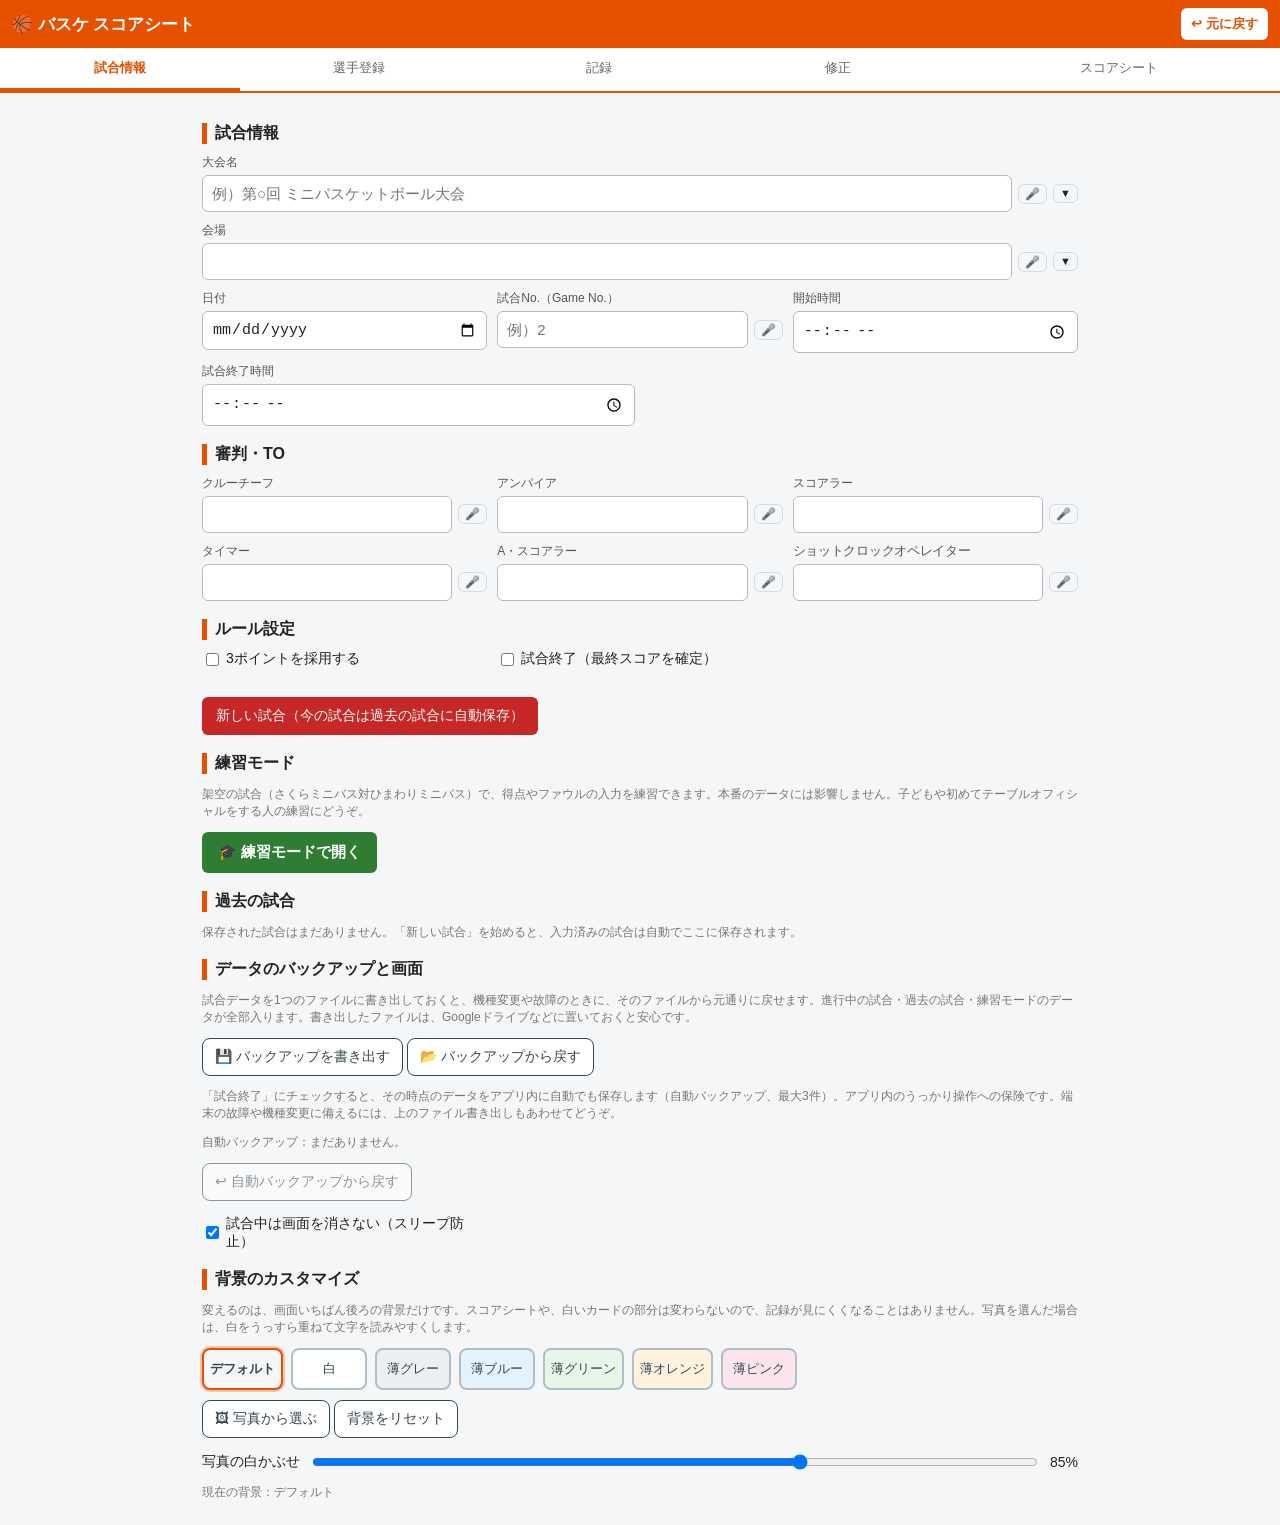
<file: app/src/main/assets/scoresheet/index.html>
<!DOCTYPE html>
<html lang="ja">
<head>
<meta charset="UTF-8">
<meta name="viewport" content="width=device-width, initial-scale=1.0, user-scalable=yes">
<title>バスケ スコアシート</title>
<link rel="stylesheet" href="style.css">
<link rel="stylesheet" href="sheet.css">
<style>
/* 表紙の絵柄ゲート：style.css の読込前に描画されることがあっても、
   選ばれた絵柄以外は絶対に出さない（style.css 側の display 指定と同じ値） */
.cover-art { display: none; }
.cover-a .art-dunk { display: block; }
.cover-b .art-ball { display: block; }
.cover-c .art-court { display: block; }
.cover-d .art-ball-d { display: block; }
.cover-rare .art-tiger { display: block; }
</style>
<script>
/* 起動時のバインダー表紙：絵柄の抽選はファーストペイント前にここで済ませる。
   app.js の binderIntro は window.__coverVariant を使うだけで、抽選は二度しない。
   絵柄: ダンク(a)／ボール(b)／コート(c)／ボール小(d) は「順番ローテーション」で
   必ず一巡する（完全ランダムだと、たまたま同じ絵柄ばかり続くため）。
   レア金(rare) だけは毎回10%の抽選で割り込む。 */
(function () {
  var COVER_QUEUE_KEY = 'minibas-scoresheet-cover-queue-v1';
  var variant;
  if (Math.random() < 0.10) {
    variant = 'rare';
  } else {
    var queue = [];
    try {
      var qRaw = JSON.parse(localStorage.getItem(COVER_QUEUE_KEY) || '[]');
      if (Array.isArray(qRaw)) queue = qRaw.filter(function (v) { return v === 'a' || v === 'b' || v === 'c' || v === 'd'; });
    } catch (e) { queue = []; }
    if (!queue.length) {
      queue = ['a', 'b', 'c', 'd'];
      for (var qi = queue.length - 1; qi > 0; qi--) {
        var qj = Math.floor(Math.random() * (qi + 1));
        var qt = queue[qi]; queue[qi] = queue[qj]; queue[qj] = qt;
      }
    }
    variant = queue.shift();
    try { localStorage.setItem(COVER_QUEUE_KEY, JSON.stringify(queue)); } catch (e) {}
  }
  window.__coverVariant = variant;
})();
</script>
</head>
<body>

<!-- 起動時のバインダー表紙（タップでも開く。app.js の binderIntro が外す）
     表紙の絵柄は起動ごとにランダム（ダンク／ボール／コート／レア金）
     抽選は head 内スクリプトで描画前に済み、下のスクリプトで即座に反映する -->
<div id="binderCover">
<script>if (window.__coverVariant) document.getElementById('binderCover').classList.add('cover-' + window.__coverVariant);</script>
  <div class="binder-wrap">
    <div class="ground-shadow"></div>
    <div class="binder">
      <div class="backboard"></div>
      <div class="pages"></div>
      <div class="binder-face">
  <div class="binder-spine">
    <span class="binder-ring"></span>
    <span class="binder-ring"></span>
    <span class="binder-ring"></span>
    <span class="binder-ring"></span>
  </div>
  <div class="binder-holes">
    <span class="binder-hole"></span>
    <span class="binder-hole"></span>
    <span class="binder-hole"></span>
    <span class="binder-hole"></span>
  </div>
  <img class="cover-art art-dunk" src="cover_dunk.svg" alt="">
  <svg class="cover-art art-ball" viewBox="0 0 200 200" aria-hidden="true">
    <defs><clipPath id="clipBallA"><circle cx="100" cy="100" r="96"/></clipPath></defs>
    <circle cx="100" cy="100" r="96" class="ball-body"/>
    <g clip-path="url(#clipBallA)">
      <path d="M4 100 H196" class="ball-seam"/>
      <path d="M100 4 V196" class="ball-seam"/>
      <path d="M16 40 Q100 98 184 40" class="ball-seam"/>
      <path d="M16 160 Q100 102 184 160" class="ball-seam"/>
      <path d="M40 16 Q98 100 40 184" class="ball-seam"/>
      <path d="M160 16 Q102 100 160 184" class="ball-seam"/>
    </g>
  </svg>
  <svg class="cover-art art-court" viewBox="0 0 300 320" preserveAspectRatio="xMidYMid meet" aria-hidden="true">
    <g stroke="none">
      <rect x="174" y="111" width="116" height="98" fill="rgba(255,255,255,.08)"/>
      <circle cx="174" cy="160" r="36" fill="rgba(255,255,255,.05)"/>
      <path d="M10 124 A36 36 0 0 1 10 196 Z" fill="rgba(255,255,255,.05)"/>
    </g>
    <g fill="none" stroke="rgba(255,255,255,.45)" stroke-width="3.5">
      <rect x="10" y="10" width="280" height="300"/>
      <path d="M10 124 A36 36 0 0 1 10 196"/>
      <circle cx="258" cy="160" r="7"/>
      <rect x="174" y="111" width="116" height="98"/>
      <circle cx="174" cy="160" r="36"/>
      <path d="M258 135 A25 25 0 0 0 258 185"/>
      <path d="M290 28 H230 A135 135 0 0 0 230 292 H290"/>
      <path d="M200 103 V111 M228 103 V111 M256 103 V111 M200 209 V217 M228 209 V217 M256 209 V217"/>
    </g>
    <g stroke="rgba(255,255,255,.45)" stroke-width="6">
      <line x1="266" y1="142" x2="266" y2="178"/>
    </g>
  </svg>
  <svg class="cover-art art-ball-d" viewBox="0 0 200 200" aria-hidden="true">
    <defs><clipPath id="clipBallD"><circle cx="100" cy="98" r="94"/></clipPath></defs>
    <ellipse cx="100" cy="188" rx="72" ry="9" fill="rgba(0,0,0,.45)"/>
    <circle cx="100" cy="98" r="94" class="ball-body"/>
    <g clip-path="url(#clipBallD)">
      <path d="M6 98 H194" class="ball-seam"/>
      <path d="M100 4 V192" class="ball-seam"/>
      <path d="M15 38 Q100 96 185 38" class="ball-seam"/>
      <path d="M15 158 Q100 100 185 158" class="ball-seam"/>
      <path d="M38 15 Q96 98 38 181" class="ball-seam"/>
      <path d="M162 15 Q104 98 162 181" class="ball-seam"/>
    </g>
  </svg>
  <img class="cover-art art-tiger" src="cover_tiger.svg" alt="">
  <div class="binder-main">
    <div class="binder-title">バスケ<br>スコアシート</div>
    <div class="binder-version" id="binderVersion">バージョン 1.65</div>
    <div class="binder-credit">作：バスケおっさん</div>
  </div>
      </div>
    </div>
  </div>
</div>

<header id="appbar" class="noprint">
  <h1>🏀 バスケ スコアシート</h1>
  <div class="appbar-actions">
    <button id="btnUndo" type="button">↩ 元に戻す</button>
  </div>
</header>

<nav id="tabs" class="noprint">
  <button type="button" data-tab="info" class="active">試合情報</button>
  <button type="button" data-tab="roster">選手登録</button>
  <button type="button" data-tab="record">記録</button>
  <button type="button" data-tab="fix">修正</button>
  <button type="button" data-tab="sheet">スコアシート</button>
</nav>

<div id="voiceStatus" class="voice-status noprint" role="status"></div>

<div id="practiceBanner" class="practice-banner noprint" style="display:none">
  <span>🎓 練習モード中（本番のデータには影響しません）</span>
  <button type="button" id="btnExitPractice">本番に戻る</button>
</div>

<div id="voiceToast" class="voice-toast noprint" style="display:none"></div>

<main>
  <!-- ===== 試合情報 ===== -->
  <section id="tab-info" class="tabpage active">
    <h2>試合情報</h2>
    <div class="form-grid info-grid">
      <label class="hist-label span-all">大会名 <span class="input-row"><input type="text" id="gTournament" placeholder="例）第○回 ミニバスケットボール大会"><button type="button" class="mic-btn" title="音声入力">🎤</button><button type="button" class="hist-btn" data-hist-btn="tournament" title="履歴から選ぶ">▼</button></span><div class="hist-list" id="tournamentHist" style="display:none"></div></label>
      <label class="hist-label span-all">会場 <span class="input-row"><input type="text" id="gVenue"><button type="button" class="mic-btn" title="音声入力">🎤</button><button type="button" class="hist-btn" data-hist-btn="venue" title="履歴から選ぶ">▼</button></span><div class="hist-list" id="venueHist" style="display:none"></div></label>
      <label class="cell-2">日付 <input type="date" id="gDate"></label>
      <label class="cell-2">試合No.（Game No.） <span class="input-row"><input type="text" id="gGameNo" placeholder="例）2"><button type="button" class="mic-btn" title="音声入力">🎤</button></span></label>
      <label class="cell-2">開始時間 <input type="time" id="gTime"></label>
      <label class="cell-3">試合終了時間 <input type="time" id="gEndTime"></label>
    </div>
    <h2>審判・TO</h2>
    <div class="form-grid">
      <label>クルーチーフ <span class="input-row"><input type="text" id="gCrewChief"><button type="button" class="mic-btn" title="音声入力">🎤</button></span></label>
      <label>アンパイア <span class="input-row"><input type="text" id="gUmpire"><button type="button" class="mic-btn" title="音声入力">🎤</button></span></label>
      <label>スコアラー <span class="input-row"><input type="text" id="gScorer"><button type="button" class="mic-btn" title="音声入力">🎤</button></span></label>
      <label>タイマー <span class="input-row"><input type="text" id="gTimer"><button type="button" class="mic-btn" title="音声入力">🎤</button></span></label>
      <label>A・スコアラー <span class="input-row"><input type="text" id="gAScorer"><button type="button" class="mic-btn" title="音声入力">🎤</button></span></label>
      <label class="long-label">ショットクロックオペレイター <span class="input-row"><input type="text" id="gShotClock"><button type="button" class="mic-btn" title="音声入力">🎤</button></span></label>
    </div>
    <h2>ルール設定</h2>
    <div class="form-grid checks">
      <label class="check"><input type="checkbox" id="gUse3pt"> 3ポイントを採用する</label>
      <label class="check"><input type="checkbox" id="gFinished"> 試合終了（最終スコアを確定）</label>
    </div>
    <div class="danger-zone">
      <button id="btnNewGame" type="button" class="danger">新しい試合（今の試合は過去の試合に自動保存）</button>
    </div>
    <div id="practiceSection">
      <h2>練習モード</h2>
      <p class="hint">架空の試合（さくらミニバス対ひまわりミニバス）で、得点やファウルの入力を練習できます。本番のデータには影響しません。子どもや初めてテーブルオフィシャルをする人の練習にどうぞ。</p>
      <button id="btnPractice" type="button" class="practice-open">🎓 練習モードで開く</button>
    </div>
    <h2>過去の試合</h2>
    <div id="archiveList"></div>
    <h2>データのバックアップと画面</h2>
    <p class="hint">試合データを1つのファイルに書き出しておくと、機種変更や故障のときに、そのファイルから元通りに戻せます。進行中の試合・過去の試合・練習モードのデータが全部入ります。書き出したファイルは、Googleドライブなどに置いておくと安心です。</p>
    <div>
      <button id="btnBackupExport" type="button" class="btn-line">💾 バックアップを書き出す</button>
      <button id="btnBackupImport" type="button" class="btn-line">📂 バックアップから戻す</button>
    </div>
    <input type="file" id="backupFileInput" accept=".json,application/json" style="display:none">
    <p class="hint">「試合終了」にチェックすると、その時点のデータをアプリ内に自動でも保存します（自動バックアップ、最大3件）。アプリ内のうっかり操作への保険です。端末の故障や機種変更に備えるには、上のファイル書き出しもあわせてどうぞ。</p>
    <p class="hint" id="autoBackupInfo"></p>
    <div>
      <button id="btnAutoBackupRestore" type="button" class="btn-line">↩ 自動バックアップから戻す</button>
    </div>
    <div class="form-grid checks" style="margin-top:14px">
      <label class="check"><input type="checkbox" id="chkKeepScreenOn"> 試合中は画面を消さない（スリープ防止）</label>
    </div>
    <h2>背景のカスタマイズ</h2>
    <p class="hint">変えるのは、画面いちばん後ろの背景だけです。スコアシートや、白いカードの部分は変わらないので、記録が見にくくなることはありません。写真を選んだ場合は、白をうっすら重ねて文字を読みやすくします。</p>
    <div class="bg-swatches" id="bgSwatches">
      <button type="button" class="bg-swatch" data-bg="default" style="background:#f4f6f8">デフォルト</button>
      <button type="button" class="bg-swatch" data-bg="#ffffff" style="background:#ffffff">白</button>
      <button type="button" class="bg-swatch" data-bg="#eceff1" style="background:#eceff1">薄グレー</button>
      <button type="button" class="bg-swatch" data-bg="#e3f2fd" style="background:#e3f2fd">薄ブルー</button>
      <button type="button" class="bg-swatch" data-bg="#e8f5e9" style="background:#e8f5e9">薄グリーン</button>
      <button type="button" class="bg-swatch" data-bg="#fff3e0" style="background:#fff3e0">薄オレンジ</button>
      <button type="button" class="bg-swatch" data-bg="#fce4ec" style="background:#fce4ec">薄ピンク</button>
    </div>
    <div style="margin-top:10px">
      <button id="btnBgPick" type="button" class="btn-line">🖼 写真から選ぶ</button>
      <button id="btnBgReset" type="button" class="btn-line">背景をリセット</button>
    </div>
    <input type="file" id="bgFileInput" accept="image/*" style="display:none">
    <label class="bg-slider">写真の白かぶせ
      <input type="range" id="bgOverlay" min="60" max="97" step="1" value="85">
      <span id="bgOverlayVal">85%</span>
    </label>
    <p class="hint" id="bgStatus"></p>
  </section>

  <!-- ===== 選手登録 ===== -->
  <section id="tab-roster" class="tabpage">
    <p class="hint">選手を登録したら、「記録」タブでクォーターごとに先発の5人を選びます（記録タブでクォーターを切り替えると、そのQの出場が未設定の場合は選択画面が自動で開きます）。</p>
    <div id="rosterEditors"></div>
  </section>

  <!-- ===== 記録 ===== -->
  <section id="tab-record" class="tabpage">
    <div class="voice-bar">
      <button id="btnVoice" type="button" class="voice-mic">🎤 音声入力</button>
      <div class="voice-team">
        <span>対象チーム：</span>
        <button type="button" id="voiceTeamA" class="vt active">A</button>
        <button type="button" id="voiceTeamB" class="vt">B</button>
        <span id="voiceTeamLabel"></span>
      </div>
    </div>
    <p class="hint">音声コマンド例：「4番 2点」「7番 フリースロー」「5番 ファウル 2本」「5番 アンスポ 2本」「5番 テクニカル」「Bチーム」「タイムアウト」。間違えたら「元に戻す」で取り消せます。</p>
    <div class="quarter-bar">
      <span>記録するクォーター：</span>
      <div class="qbtns" id="quarterBtns">
        <button type="button" data-q="1" class="active">Q1</button>
        <button type="button" data-q="2">Q2</button>
        <button type="button" data-q="3">Q3</button>
        <button type="button" data-q="4">Q4</button>
        <button type="button" data-q="OT">OT</button>
      </div>
    </div>
    <div class="tf-bar" id="tfBar"></div>
    <div class="lineup-bar">
      <button id="btnLineup" type="button">🏀 出場メンバーを選ぶ</button>
      <span class="hint">現在のクォーターの先発5人を選ぶ画面を開きます（選び直しもできます）。</span>
    </div>
    <p class="hint">出場ボタンはタップで切り替わります（未出場 → ／先発 → ＼途中出場）。得点した選手は自動で出場扱いになります。</p>
    <div class="rec-switch" id="recSwitch">
      <button type="button" id="recTeamA" class="rec-team active"></button>
      <button type="button" id="recTeamB" class="rec-team"></button>
    </div>
    <div id="recordPanels"></div>
    <div id="recordSheetSide">
      <h3 class="side-title">スコアシート（入力に合わせて自動で反映）</h3>
      <canvas id="sheetPreview" width="2481" height="3509"></canvas>
    </div>
  </section>

  <!-- ===== 記録の修正 ===== -->
  <section id="tab-fix" class="tabpage">
    <h2>記録の修正</h2>
    <p class="hint">これまでの記録の一覧です。行をタップすると、その記録をその場で直接修正できます（選手・点数・ファウルの種別・クォーターの変更と、1件だけの削除）。直すと合計とスコアシートにも反映されます。左端の「≡」を上下にドラッグすると、記録の順番を変えられます。</p>
    <div id="fixList"></div>
  </section>

  <!-- ===== スコアシート ===== -->
  <section id="tab-sheet" class="tabpage">
    <p class="hint">紙のスコアシートと同じレイアウトの画像の上に、記録した内容をそのまま描いたシートです。保存・共有のボタンはシートの下にあります。</p>
    <div class="sheet-zoom noprint">
      <button id="btnZoomOut" type="button">－ 縮小</button>
      <span id="zoomLabel">100%</span>
      <button id="btnZoomIn" type="button">＋ 拡大</button>
      <button id="btnZoomFit" type="button">全体を表示</button>
    </div>
    <div class="sheet-scroll">
      <canvas id="sheetCanvas" width="2481" height="3509"></canvas>
    </div>
    <div class="sheet-actions sheet-actions-bottom noprint">
      <span class="sa-group">
        <button type="button" data-act="saveImage">🖼 画像として保存</button>
        <button type="button" data-act="shareImage">📤 画像を共有</button>
      </span>
      <span class="sa-group">
        <button type="button" data-act="savePdf">📄 PDFで保存</button>
        <button type="button" data-act="sharePdf">📤 PDFを共有</button>
      </span>
    </div>
  </section>
</main>

<!-- 印刷専用ビュー（canvas画像だけをA4いっぱいに配置） -->
<div id="printRoot" aria-hidden="true"><img id="printImg" alt=""></div>

<!-- 名簿の呼び出し -->
<div id="rosterModal" class="modal hidden">
  <div class="modal-box">
    <h3 id="rosterModalTitle">名簿を呼び出す</h3>
    <div id="rosterModalList" class="pick-list"></div>
    <div class="modal-row">
      <button type="button" class="cancel" id="rosterModalCancel">閉じる</button>
    </div>
  </div>
</div>

<!-- 自動バックアップの選択 -->
<div id="abModal" class="modal hidden">
  <div class="modal-box">
    <h3>自動バックアップから戻す</h3>
    <div id="abModalList" class="pick-list"></div>
    <div class="modal-row">
      <button type="button" class="cancel" id="abModalCancel">閉じる</button>
    </div>
  </div>
</div>

<!-- ファウル種別ピッカー -->
<div id="foulModal" class="modal hidden">
  <div class="modal-box">
    <h3 id="foulModalTitle">ファウルの種別</h3>
    <div id="foulTypeBtns" class="foul-types"></div>
    <p id="foulDesc" class="foul-desc"></p>
    <button id="foulCancel" type="button" class="cancel">キャンセル</button>
  </div>
</div>

<!-- タイムアウト経過分ピッカー -->
<div id="toModal" class="modal hidden">
  <div class="modal-box">
    <h3 id="toModalTitle">タイムアウト</h3>
    <div id="toMinuteBtns" class="minute-types"></div>
    <p class="foul-desc">経過分は、クォーターの長さから残り時間の「分」を引いた数字です（6分クォーターで残り2分35秒なら「4分」）。</p>
    <button id="toCancel" type="button" class="cancel">キャンセル</button>
  </div>
</div>

<!-- 記録の修正モーダル -->
<div id="editModal" class="modal hidden">
  <div class="modal-box">
    <h3>記録の修正</h3>
    <p id="editDesc" class="edit-desc"></p>
    <div id="editFields"></div>
    <div class="modal-row">
      <button id="editSave" type="button">保存する</button>
      <button id="editCancel" type="button" class="cancel">キャンセル</button>
    </div>
    <button id="editDelete" type="button" class="delete-btn">この記録を削除</button>
  </div>
</div>

<!-- メンバー表OCR：撮影／写真選択の選択 -->
<div id="ocrSourceModal" class="modal hidden">
  <div class="modal-box">
    <h3 id="ocrSourceTitle">メンバー表を取り込む</h3>
    <p class="hint">メンバー表を撮影するか、写真から選びます。読み取りは端末の中で行われ、写真や名前が外部に送られることはありません。結果は登録前に確認画面で直せます。</p>
    <div class="modal-row">
      <button id="ocrCapture" type="button">📷 撮影する</button>
      <button id="ocrPick" type="button">🖼 写真から選ぶ</button>
    </div>
    <button id="ocrSourceCancel" type="button" class="cancel">キャンセル</button>
  </div>
</div>

<!-- メンバー表OCR：読み取り結果の確認 -->
<div id="ocrModal" class="modal hidden">
  <div class="modal-box ocr-box">
    <h3>読み取り結果の確認</h3>
    <div id="ocrEdit">
    <div class="voice-team ocr-team">
      <span>登録先：</span>
      <button type="button" id="ocrTeamA" class="vt">チームA</button>
      <button type="button" id="ocrTeamB" class="vt">チームB</button>
      <span id="ocrTeamName"></span>
    </div>
    <p class="hint">内容を確認し、間違いはその場で直してください。</p>
    <div class="ocr-head"><span class="c-no">背番号</span><span class="c-name">氏名</span><span class="c-lic">ライセンス下3桁</span><span class="c-del"></span></div>
    <div id="ocrRows"></div>
    <button id="ocrAddRow" type="button" class="ocr-add">＋ 行を追加</button>
    <div id="ocrRawWrap" class="hidden">
      <h4>読み取れなかった行（参考）</h4>
      <div id="ocrRaw" class="ocr-raw"></div>
    </div>
    <div class="modal-row">
      <button id="ocrApply" type="button">この内容で登録する</button>
      <button id="ocrCancel" type="button">やめる</button>
    </div>
    </div>
    <div id="ocrDone" class="hidden">
      <p id="ocrDoneMsg" class="edit-desc"></p>
      <div class="modal-row">
        <button id="ocrGoLineup" type="button">続けてQ1の出場メンバーを選ぶ</button>
        <button id="ocrDoneClose" type="button" class="cancel">閉じる</button>
      </div>
    </div>
  </div>
</div>

<!-- Q開始時：出場メンバー（先発5人）選択 -->
<div id="lineupModal" class="modal hidden">
  <div class="modal-box lineup-box">
    <h3 id="lineupTitle">出場メンバーを選ぶ</h3>
    <div class="voice-team lineup-team">
      <span>チーム：</span>
      <button type="button" id="lineupTeamA" class="vt">チームA</button>
      <button type="button" id="lineupTeamB" class="vt">チームB</button>
      <span id="lineupTeamName"></span>
    </div>
    <p id="lineupInfo" class="hint"></p>
    <div id="lineupPlayers" class="lineup-players"></div>
    <button id="lineupSame" type="button" class="lineup-same">前のQと同じメンバーにする</button>
    <p id="lineupCount" class="lineup-count"></p>
    <div class="modal-row">
      <button id="lineupOk" type="button">確定する</button>
      <button id="lineupCancel" type="button" class="cancel">キャンセル</button>
    </div>
  </div>
</div>

<script src="form_b64_0.js"></script>
<script src="form_b64_1.js"></script>
<script src="form_b64_2.js"></script>
<script src="form_b64_3.js"></script>
<script src="form_b64_4.js"></script>
<script src="form_b64_5.js"></script>
<script src="form_b64_6.js"></script>
<script src="form_b64_7.js"></script>
<script src="form_image.js"></script>
<script src="app.js"></script>
</body>
</html>
</file>
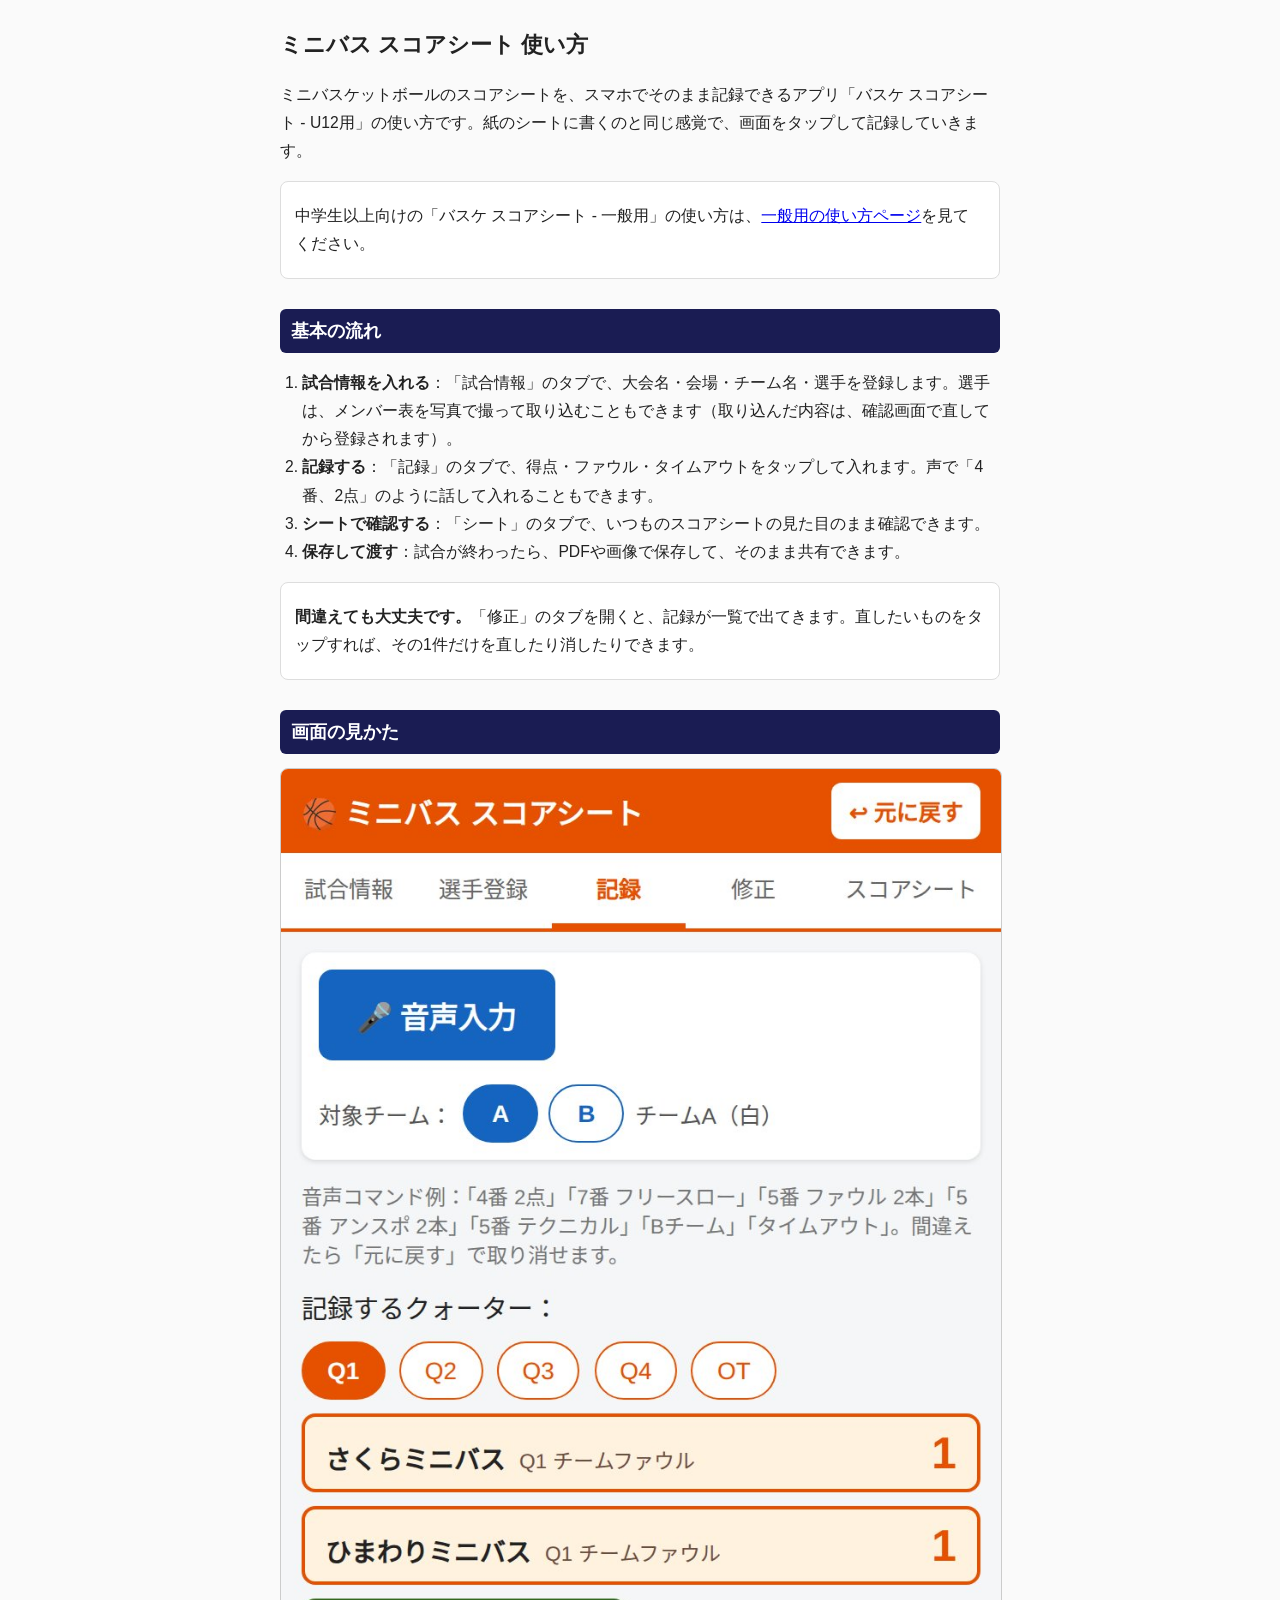
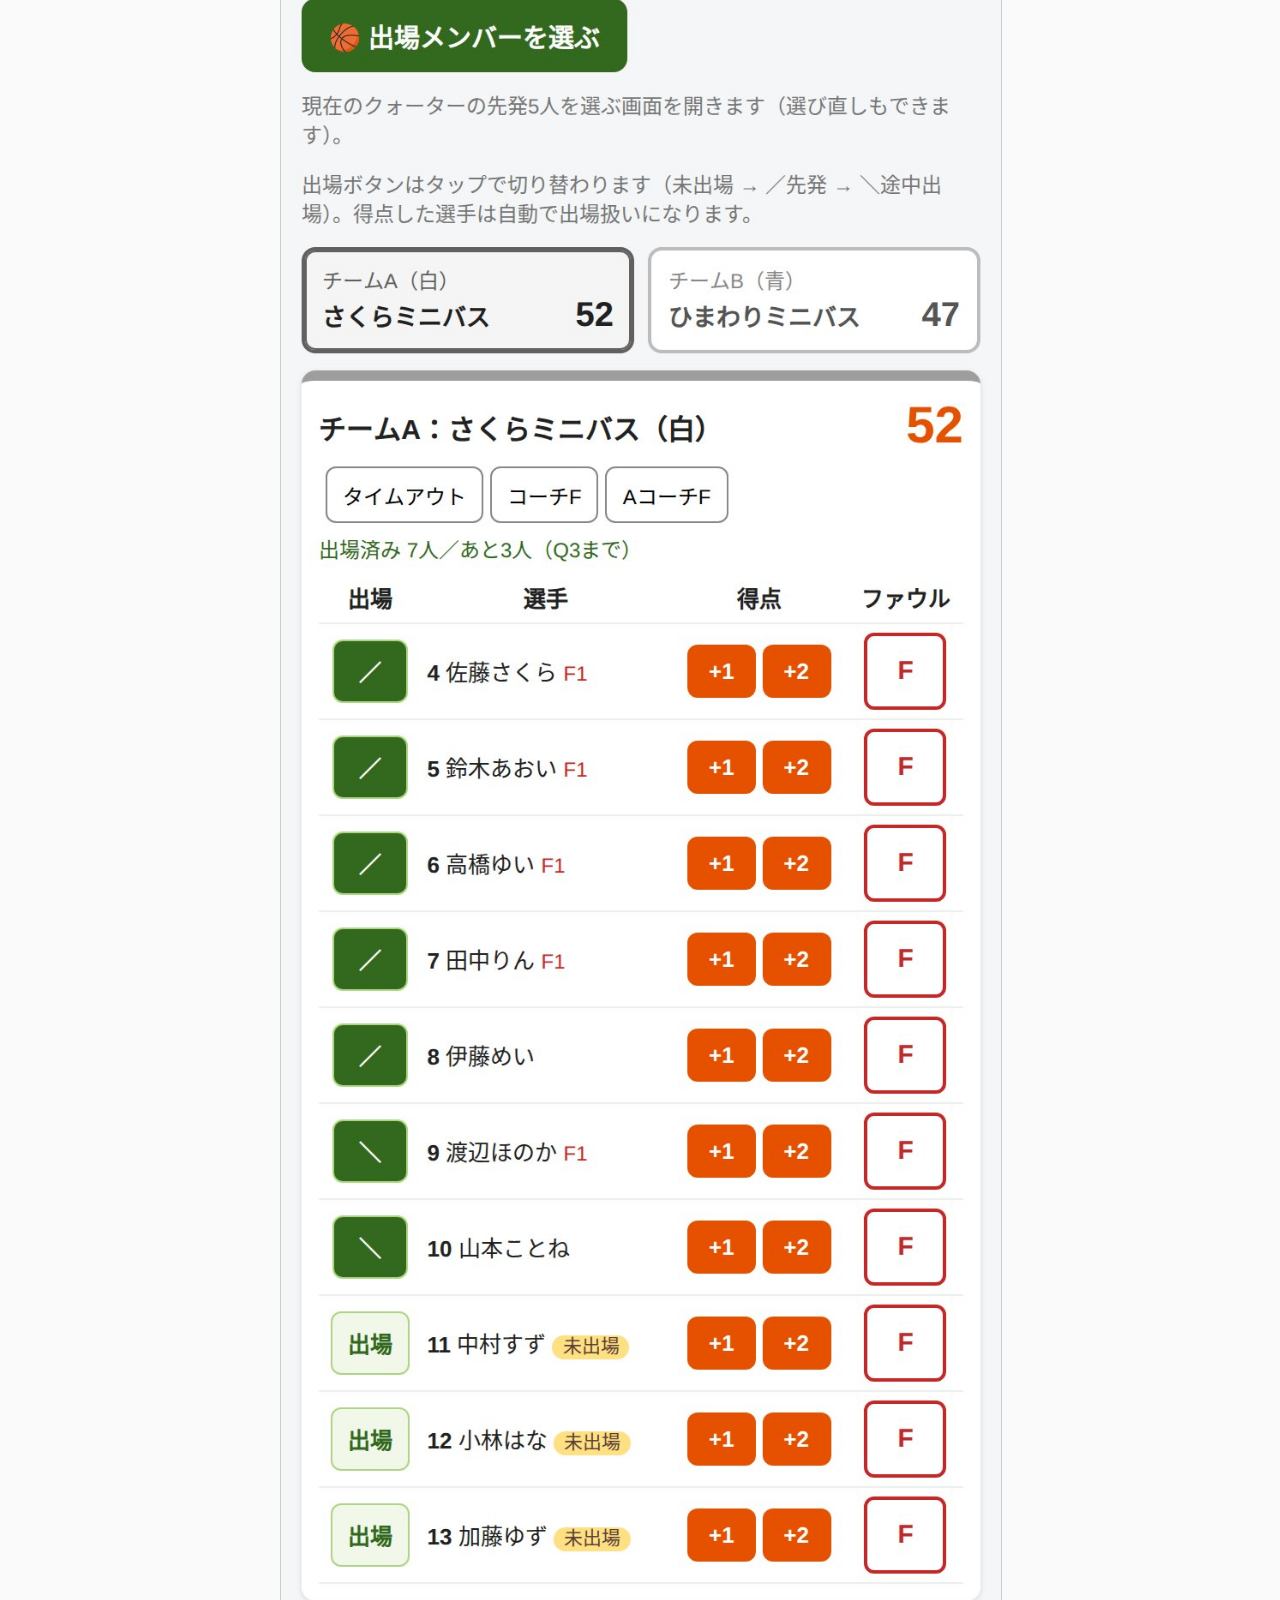
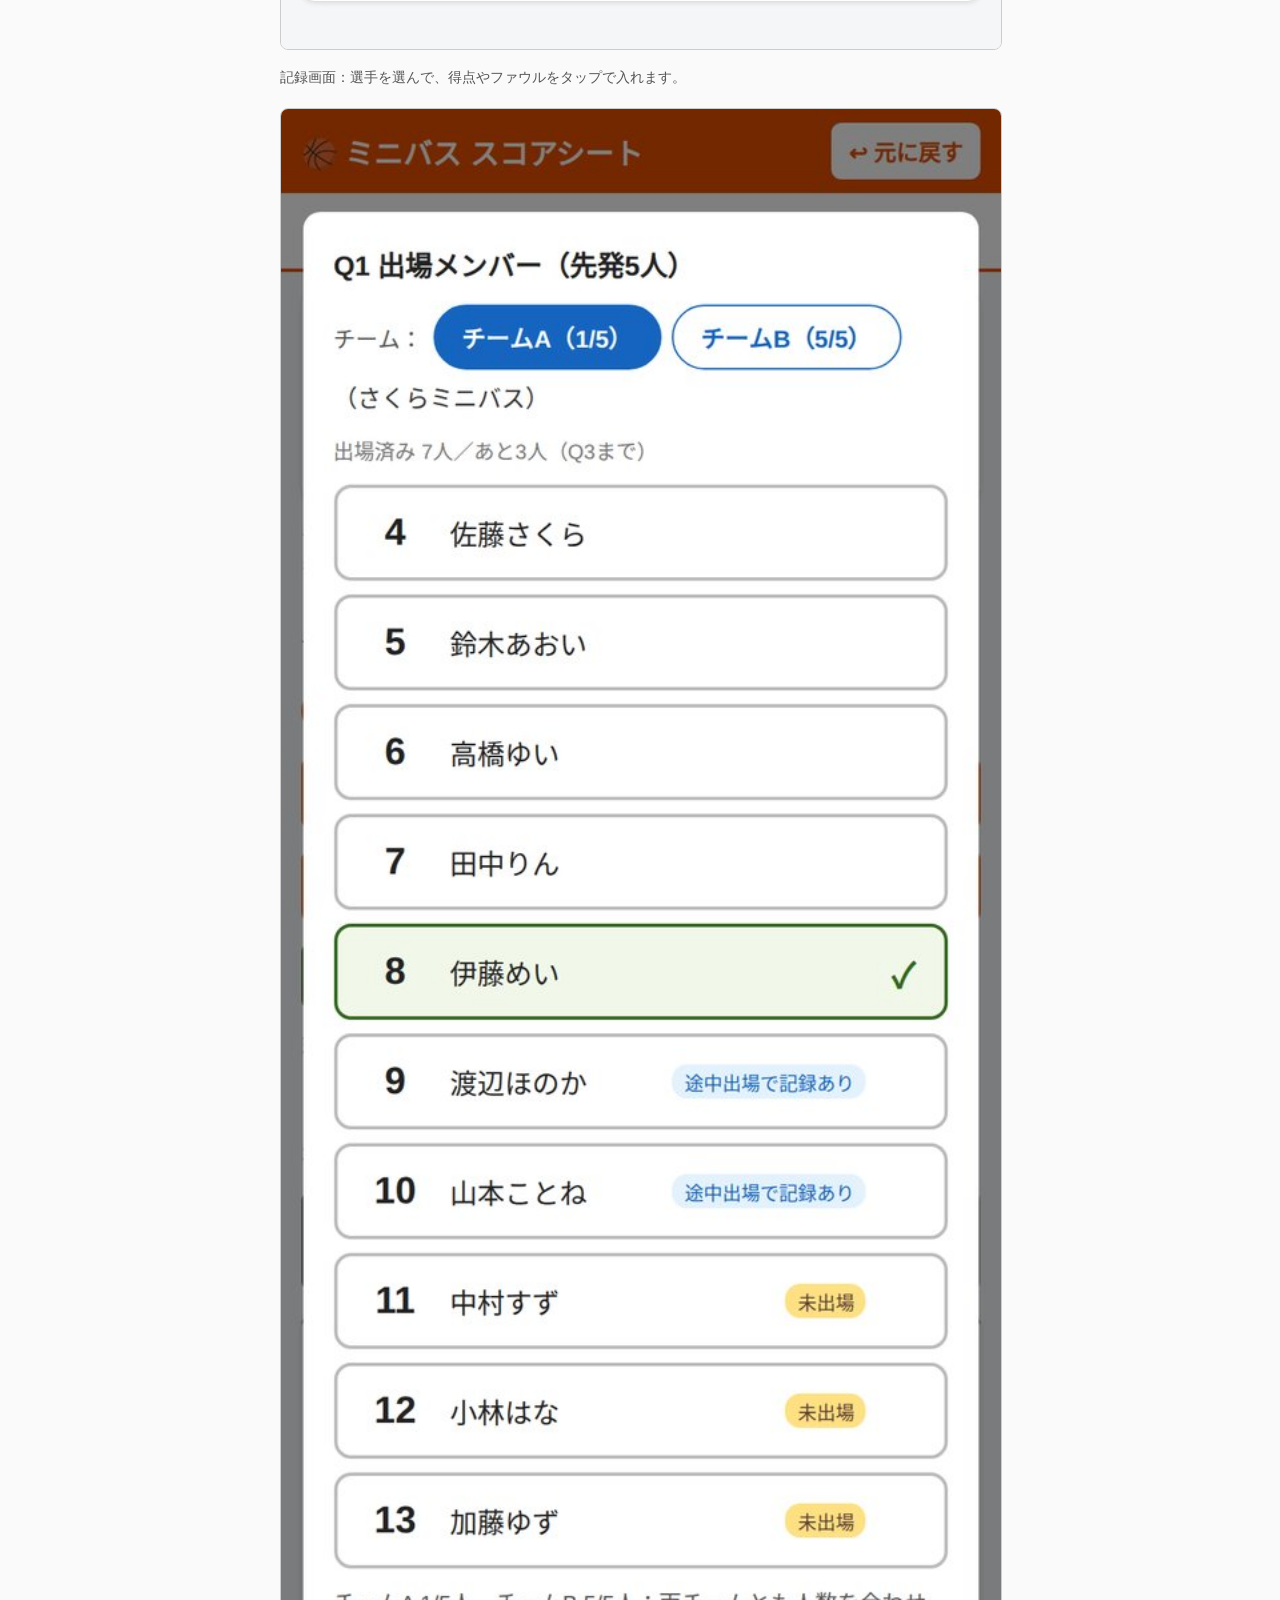
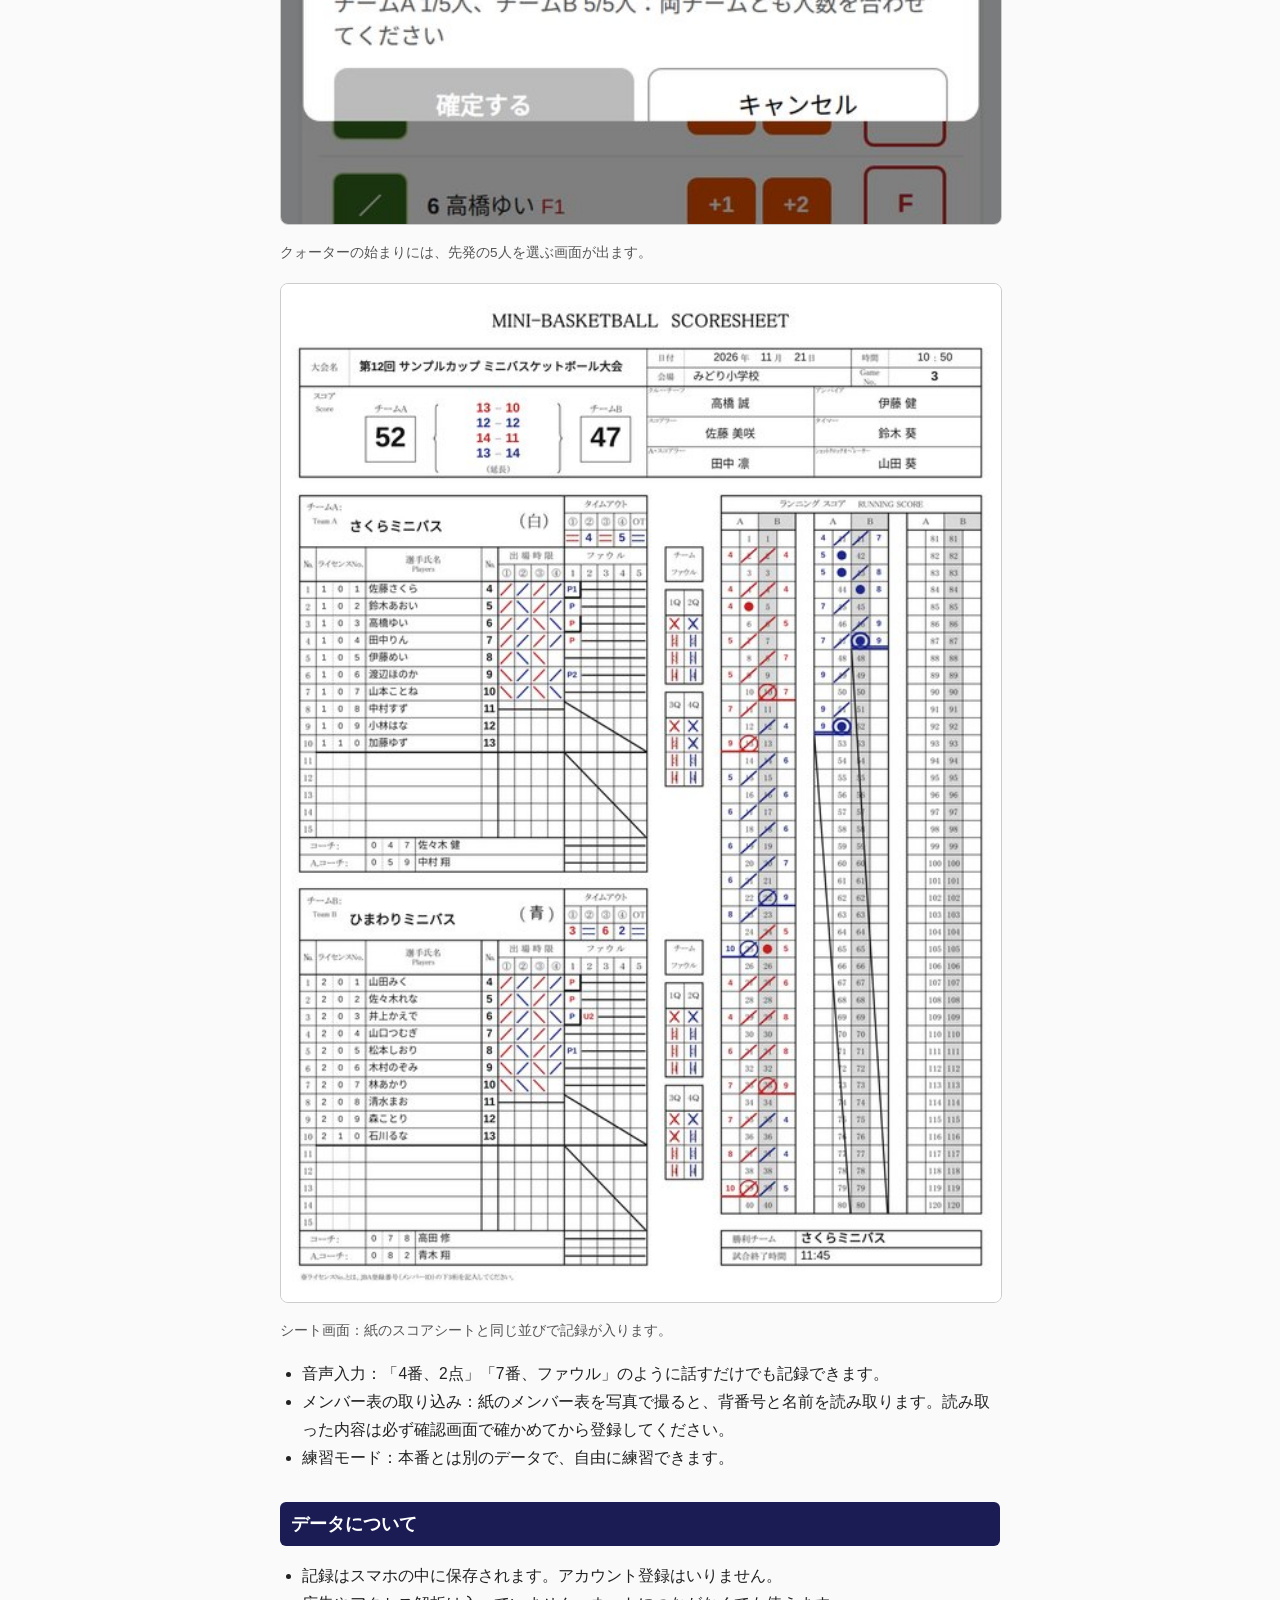
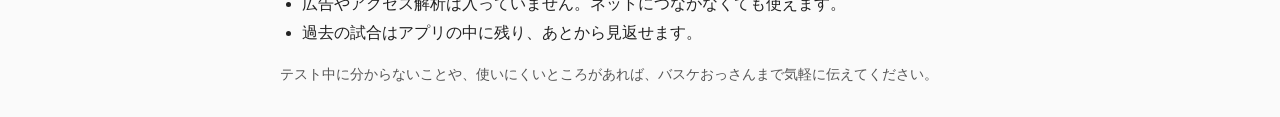
<file: docs/help.html>
<!DOCTYPE html>
<html lang="ja">
<head>
<meta charset="utf-8">
<meta name="viewport" content="width=device-width, initial-scale=1">
<title>ミニバス スコアシート 使い方</title>
<style>
  body { font-family: sans-serif; margin: 0; padding: 16px; line-height: 1.8; color: #222; background: #fafafa; }
  main { max-width: 720px; margin: 0 auto; }
  h1 { font-size: 1.4em; margin: 0.4em 0 0.2em; }
  h2 { font-size: 1.15em; margin: 1.6em 0 0.4em; padding: 0.3em 0.6em; background: #1a1c53; color: #fff; border-radius: 6px; }
  h3 { font-size: 1.05em; margin: 1.2em 0 0.3em; }
  p, li { font-size: 0.98em; }
  img.shot { width: 100%; height: auto; border: 1px solid #ccc; border-radius: 8px; margin: 0.4em 0; }
  .cap { font-size: 0.85em; color: #555; margin: 0 0 0.8em; }
  .box { background: #fff; border: 1px solid #ddd; border-radius: 8px; padding: 4px 14px; margin: 0.8em 0; }
  ol, ul { padding-left: 1.4em; }
  .small { font-size: 0.85em; color: #555; }
</style>
</head>
<body>
<main>
<h1>ミニバス スコアシート 使い方</h1>
<p>ミニバスケットボールのスコアシートを、スマホでそのまま記録できるアプリ「バスケ スコアシート - U12用」の使い方です。紙のシートに書くのと同じ感覚で、画面をタップして記録していきます。</p>
<div class="box">
<p>中学生以上向けの「バスケ スコアシート - 一般用」の使い方は、<a href="https://k3286.github.io/basketball-scoresheet/help.html">一般用の使い方ページ</a>を見てください。</p>
</div>

<h2>基本の流れ</h2>
<ol>
  <li><strong>試合情報を入れる</strong>：「試合情報」のタブで、大会名・会場・チーム名・選手を登録します。選手は、メンバー表を写真で撮って取り込むこともできます（取り込んだ内容は、確認画面で直してから登録されます）。</li>
  <li><strong>記録する</strong>：「記録」のタブで、得点・ファウル・タイムアウトをタップして入れます。声で「4番、2点」のように話して入れることもできます。</li>
  <li><strong>シートで確認する</strong>：「シート」のタブで、いつものスコアシートの見た目のまま確認できます。</li>
  <li><strong>保存して渡す</strong>：試合が終わったら、PDFや画像で保存して、そのまま共有できます。</li>
</ol>
<div class="box">
<p><strong>間違えても大丈夫です。</strong>「修正」のタブを開くと、記録が一覧で出てきます。直したいものをタップすれば、その1件だけを直したり消したりできます。</p>
</div>

<h2>画面の見かた</h2>
<img class="shot" src="images/help/mini-record.jpg" alt="ミニバス用アプリの記録画面">
<p class="cap">記録画面：選手を選んで、得点やファウルをタップで入れます。</p>
<img class="shot" src="images/help/mini-lineup.jpg" alt="ミニバス用アプリの先発選択画面">
<p class="cap">クォーターの始まりには、先発の5人を選ぶ画面が出ます。</p>
<img class="shot" src="images/help/mini-sheet.jpg" alt="ミニバス用アプリのシート画面">
<p class="cap">シート画面：紙のスコアシートと同じ並びで記録が入ります。</p>
<ul>
  <li>音声入力：「4番、2点」「7番、ファウル」のように話すだけでも記録できます。</li>
  <li>メンバー表の取り込み：紙のメンバー表を写真で撮ると、背番号と名前を読み取ります。読み取った内容は必ず確認画面で確かめてから登録してください。</li>
  <li>練習モード：本番とは別のデータで、自由に練習できます。</li>
</ul>

<h2>データについて</h2>
<ul>
  <li>記録はスマホの中に保存されます。アカウント登録はいりません。</li>
  <li>広告やアクセス解析は入っていません。ネットにつながなくても使えます。</li>
  <li>過去の試合はアプリの中に残り、あとから見返せます。</li>
</ul>

<p class="small">テスト中に分からないことや、使いにくいところがあれば、バスケおっさんまで気軽に伝えてください。</p>
</main>
</body>
</html>
</file>
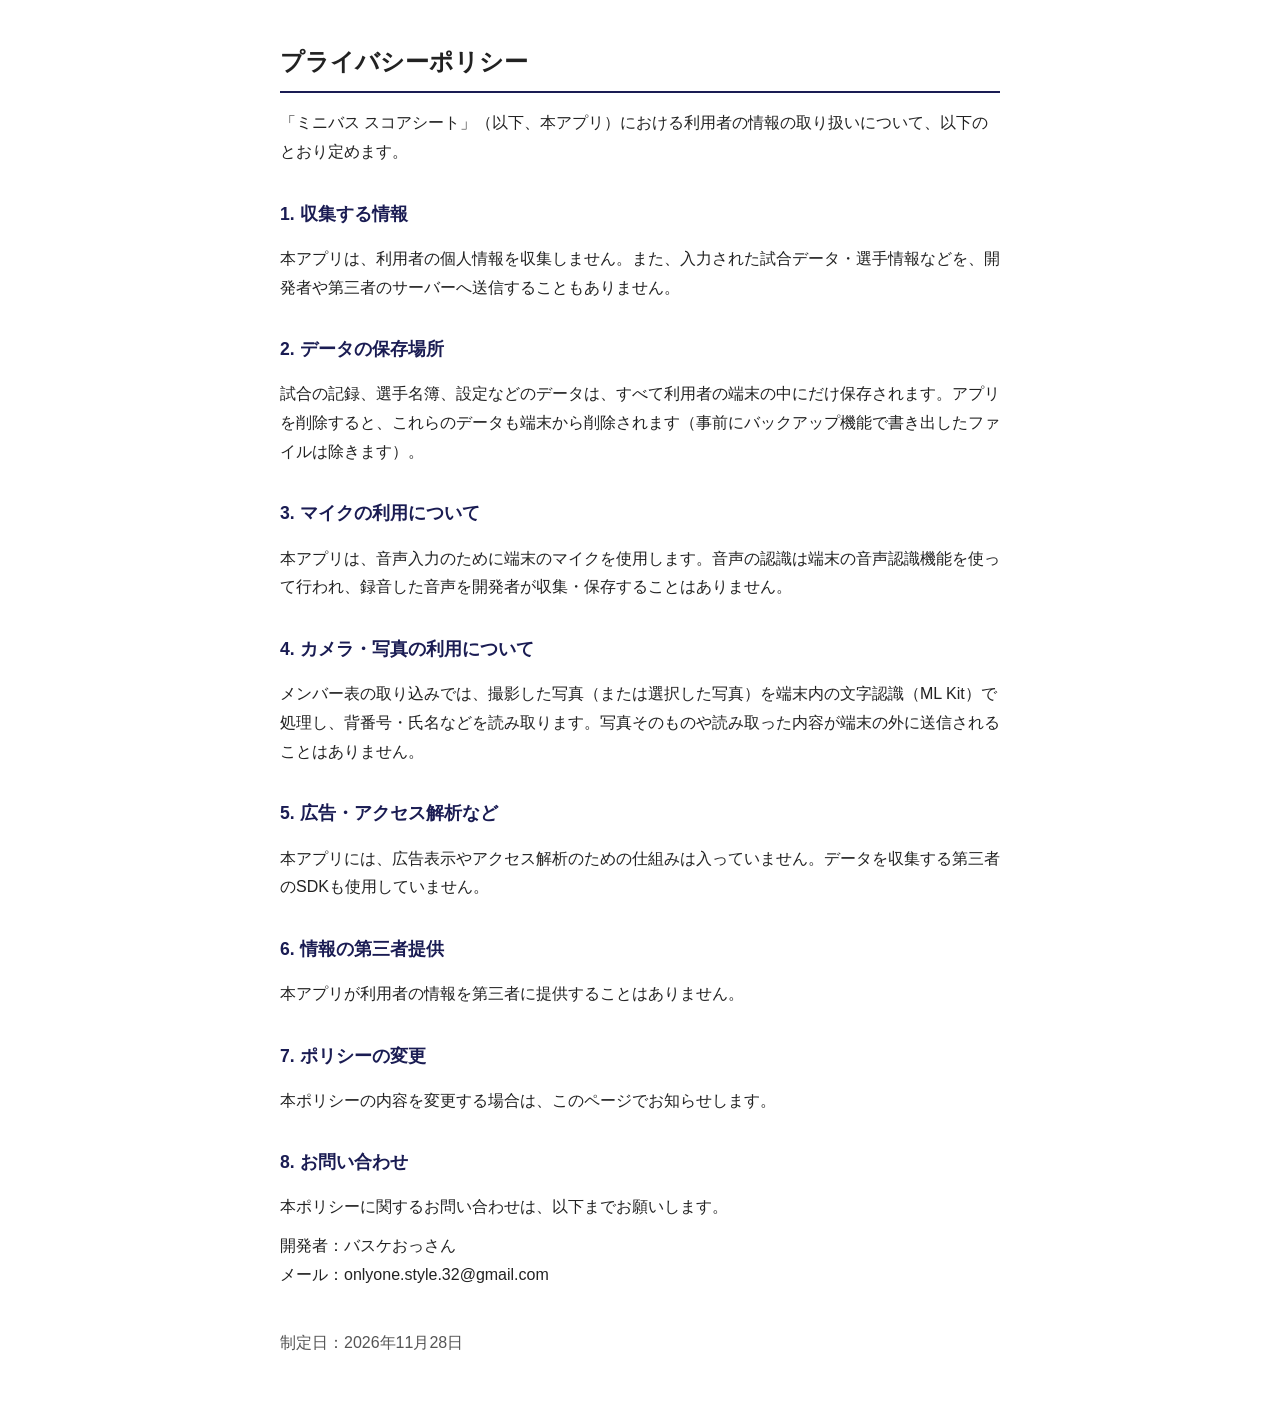
<file: docs/privacy-policy.html>
<!DOCTYPE html>
<html lang="ja">
<head>
<meta charset="utf-8">
<meta name="viewport" content="width=device-width, initial-scale=1">
<title>プライバシーポリシー | ミニバス スコアシート</title>
<style>
  body { font-family: sans-serif; line-height: 1.8; color: #222; max-width: 720px; margin: 0 auto; padding: 24px 16px 48px; }
  h1 { font-size: 1.5em; border-bottom: 2px solid #1A1C53; padding-bottom: 8px; }
  h2 { font-size: 1.1em; margin-top: 1.8em; color: #1A1C53; }
  p { margin: 0.6em 0; }
  .date { margin-top: 2.5em; color: #555; }
</style>
</head>
<body>
<h1>プライバシーポリシー</h1>
<p>「ミニバス スコアシート」（以下、本アプリ）における利用者の情報の取り扱いについて、以下のとおり定めます。</p>

<h2>1. 収集する情報</h2>
<p>本アプリは、利用者の個人情報を収集しません。また、入力された試合データ・選手情報などを、開発者や第三者のサーバーへ送信することもありません。</p>

<h2>2. データの保存場所</h2>
<p>試合の記録、選手名簿、設定などのデータは、すべて利用者の端末の中にだけ保存されます。アプリを削除すると、これらのデータも端末から削除されます（事前にバックアップ機能で書き出したファイルは除きます）。</p>

<h2>3. マイクの利用について</h2>
<p>本アプリは、音声入力のために端末のマイクを使用します。音声の認識は端末の音声認識機能を使って行われ、録音した音声を開発者が収集・保存することはありません。</p>

<h2>4. カメラ・写真の利用について</h2>
<p>メンバー表の取り込みでは、撮影した写真（または選択した写真）を端末内の文字認識（ML Kit）で処理し、背番号・氏名などを読み取ります。写真そのものや読み取った内容が端末の外に送信されることはありません。</p>

<h2>5. 広告・アクセス解析など</h2>
<p>本アプリには、広告表示やアクセス解析のための仕組みは入っていません。データを収集する第三者のSDKも使用していません。</p>

<h2>6. 情報の第三者提供</h2>
<p>本アプリが利用者の情報を第三者に提供することはありません。</p>

<h2>7. ポリシーの変更</h2>
<p>本ポリシーの内容を変更する場合は、このページでお知らせします。</p>

<h2>8. お問い合わせ</h2>
<p>本ポリシーに関するお問い合わせは、以下までお願いします。</p>
<p>開発者：バスケおっさん<br>
メール：onlyone.style.32@gmail.com</p>

<p class="date">制定日：2026年11月28日</p>
</body>
</html>
</file>
<file: app/src/main/assets/scoresheet/style.css>
/* 入力 UI 用スタイル（公式シート本体は sheet.css） */
* { box-sizing: border-box; }
body {
  margin: 0;
  font-family: "Hiragino Kaku Gothic ProN", "Noto Sans JP", sans-serif;
  background: #f4f6f8;
  color: #222;
  font-size: 15px;
}
#appbar {
  display: flex; align-items: center; justify-content: space-between;
  background: #e65100; color: #fff; padding: 8px 12px;
  position: sticky; top: 0; z-index: 20;
}
#appbar h1 { font-size: 17px; margin: 0; }
.appbar-actions button {
  background: #fff; color: #e65100; border: none; border-radius: 6px;
  padding: 7px 10px; font-size: 13px; font-weight: bold; margin-left: 6px;
}
#tabs {
  display: flex; background: #fff; border-bottom: 2px solid #e65100;
  position: sticky; top: 45px; z-index: 19;
}
#tabs button {
  flex: 1; padding: 11px 2px; background: none; border: none;
  font-size: 13px; color: #666; border-bottom: 3px solid transparent;
  white-space: nowrap;
}
#tabs button[data-tab="sheet"] { flex: 1.35; }
#tabs button.active { color: #e65100; font-weight: bold; border-bottom-color: #e65100; }
main { padding: 12px; max-width: 900px; margin: 0 auto; }
.tabpage { display: none; }
.tabpage.active { display: block; }
h2 { font-size: 16px; border-left: 5px solid #e65100; padding-left: 8px; margin: 18px 0 10px; }
.form-grid { display: grid; grid-template-columns: repeat(2, minmax(0, 1fr)); gap: 10px; }
.form-grid label { display: flex; flex-direction: column; font-size: 12px; color: #555; gap: 4px; min-width: 0; }
.form-grid input[type="text"], .form-grid input[type="date"], .form-grid input[type="time"] {
  padding: 9px; font-size: 15px; border: 1px solid #bbb; border-radius: 6px; color: #222;
  width: 100%; min-width: 0;
}
.form-grid .input-row { min-width: 0; }
@media (min-width: 700px) {
  .form-grid { grid-template-columns: repeat(3, minmax(0, 1fr)); }
}
.form-grid label.check { flex-direction: row; align-items: center; font-size: 14px; color: #222; }
.danger-zone { margin-top: 28px; }
button.danger { background: #c62828; color: #fff; border: none; padding: 10px 14px; border-radius: 6px; font-size: 14px; }
.hint { font-size: 12px; color: #777; }

/* 選手登録 */
.team-editor { background: #fff; border-radius: 8px; padding: 12px; margin-bottom: 16px; box-shadow: 0 1px 3px rgba(0,0,0,.12); }
/* 記録タブのパネルと同じ色分け（A=白系グレー、B=青）で画面間の見分けを揃える */
.team-editor-a { border-top: 6px solid #9e9e9e; }
.team-editor-b { border-top: 6px solid #1565c0; background: #e9f2fd; }
.team-editor h3 { margin: 0 0 10px; font-size: 16px; }
.team-editor .row { display: flex; gap: 8px; margin-bottom: 8px; flex-wrap: wrap; }
.team-editor input { padding: 8px; border: 1px solid #bbb; border-radius: 6px; font-size: 14px; }
.team-editor .tname { flex: 2; min-width: 140px; }
.team-editor .tcolor { flex: 1; min-width: 80px; }
table.roster { width: 100%; border-collapse: collapse; }
table.roster th, table.roster td { border: 1px solid #ddd; padding: 5px 3px; font-size: 13px; text-align: center; }
table.roster input { width: 100%; border: none; padding: 10px 4px; font-size: 16px; background: transparent; }
table.roster input.no { text-align: center; }
table.roster input.lic { text-align: center; }
.coach-rows { margin-top: 8px; display: grid; gap: 6px; }
.coach-rows .row label { font-size: 12px; color: #555; display: flex; align-items: center; gap: 6px; flex-wrap: wrap; }

/* 記録 */
.quarter-bar { display: flex; align-items: center; gap: 10px; flex-wrap: wrap; margin-bottom: 6px; }
.qbtns button {
  padding: 8px 14px; border: 1px solid #e65100; background: #fff; color: #e65100;
  border-radius: 20px; font-size: 14px; margin-right: 4px;
}
.qbtns button.active { background: #e65100; color: #fff; font-weight: bold; }
.team-panel { background: #fff; border-radius: 8px; padding: 10px; margin-bottom: 16px; box-shadow: 0 1px 3px rgba(0,0,0,.12); }
.team-panel.panel-a { background: #ffffff; border-top: 6px solid #9e9e9e; }
.team-panel.panel-b { background: #e9f2fd; border-top: 6px solid #1565c0; }
.team-panel header { display: flex; align-items: center; justify-content: space-between; flex-wrap: wrap; gap: 6px; }
.team-panel h3 { margin: 0; font-size: 16px; }
.team-panel .score-now { font-size: 30px; font-weight: bold; color: #e65100; }
.team-panel.panel-b .score-now { color: #1565c0; }
.team-panel .panel-btns button {
  border: 1px solid #888; background: #fff; border-radius: 6px; padding: 7px 9px; font-size: 12px; margin-left: 4px;
}
.to-chips { font-size: 12px; color: #555; margin: 6px 0; }
.to-chips .chip { background: #eef; border-radius: 10px; padding: 2px 8px; margin-right: 4px; display: inline-block; }
.to-chips .chip b { color: #c62828; margin-left: 3px; }
table.record { width: 100%; border-collapse: collapse; margin-top: 6px; }
table.record th, table.record td { border-bottom: 1px solid #eee; padding: 5px 3px; font-size: 13px; text-align: center; }
table.record td.pname { text-align: left; }
table.record .pno { font-weight: bold; }
table.record button {
  border: none; border-radius: 6px; padding: 8px 9px; font-size: 13px; font-weight: bold;
  background: #e3f2fd; color: #1565c0; white-space: nowrap;
}
table.record td:nth-child(3) { white-space: nowrap; }
table.record button.pts { background: #e65100; color: #fff; min-width: 34px; padding: 8px 5px; }
table.record button.foul { background: #fff; color: #c62828; border: 2px solid #c62828; min-width: 44px; padding: 12px 7px; font-size: 15px; }
table.record button.play { background: #f1f8e9; color: #33691e; border: 1px solid #aed581; min-width: 56px; padding: 8px 6px; }
table.record button.play.on { background: #33691e; color: #fff; }
table.record .foulcount { color: #c62828; font-size: 12px; }
table.record tr.out { opacity: .45; }
table.record tr.warn4 { background: #fff3e0; }
.foulwarn { background: #ef6c00; color: #fff; border-radius: 8px; padding: 1px 7px; font-size: 12px; font-weight: bold; white-space: nowrap; }

/* れんしゅうモード */
.practice-banner {
  background: #2e7d32; color: #fff; padding: 10px 12px; font-size: 14px; font-weight: bold;
  display: flex; justify-content: space-between; align-items: center; gap: 8px;
}
.practice-banner button {
  background: #fff; color: #2e7d32; border: none; border-radius: 6px;
  padding: 7px 10px; font-weight: bold; font-size: 13px; white-space: nowrap;
}
button.practice-open {
  background: #2e7d32; color: #fff; border: none; padding: 11px 16px;
  border-radius: 6px; font-size: 15px; font-weight: bold;
}

/* 音声入力の結果を大きく一瞬表示 */
.voice-toast {
  position: fixed; top: 108px; left: 50%; transform: translateX(-50%);
  background: rgba(20,20,20,.92); color: #fff; font-size: 22px; font-weight: bold;
  padding: 14px 22px; border-radius: 12px; z-index: 60; max-width: 92vw;
  text-align: center; box-shadow: 0 4px 16px rgba(0,0,0,.3); pointer-events: none;
}

/* 過去の試合 */
.archive-item {
  display: flex; justify-content: space-between; align-items: center; gap: 8px;
  background: #fff; border-radius: 8px; padding: 10px 12px; margin-bottom: 8px;
  box-shadow: 0 1px 3px rgba(0,0,0,.12); font-size: 14px;
}
.archive-item .archive-btns { white-space: nowrap; }
.archive-item .archive-btns button {
  border: 1px solid #888; background: #fff; border-radius: 6px;
  padding: 7px 10px; font-size: 13px; margin-left: 4px;
}

/* モーダル */
.modal { position: fixed; inset: 0; background: rgba(0,0,0,.5); display: flex; align-items: center; justify-content: center; z-index: 50; }
.modal.hidden { display: none; }
.modal-box { background: #fff; border-radius: 10px; padding: 18px; width: 88%; max-width: 360px; }
.modal-box.team-a { background: #ffffff; border-top: 6px solid #9e9e9e; }
.modal-box.team-b { background: #e9f2fd; border-top: 6px solid #1565c0; }
.modal-box h3 { margin: 0 0 12px; font-size: 16px; }
.foul-types { display: grid; grid-template-columns: repeat(3, 1fr); gap: 8px; margin-bottom: 12px; }
.foul-types button { padding: 12px 4px; font-size: 16px; font-weight: bold; border: 1px solid #c62828; color: #c62828; background: #fff; border-radius: 8px; }
.minute-types { display: grid; grid-template-columns: repeat(3, 1fr); gap: 8px; margin-bottom: 12px; }
.minute-types button { padding: 12px 4px; font-size: 16px; font-weight: bold; border: 1px solid #37474f; color: #37474f; background: #fff; border-radius: 8px; }
.foul-desc { font-size: 12px; color: #666; line-height: 1.7; margin: 2px 0 10px; text-align: left; }
.panel-btns button:disabled { opacity: .55; }
.modal-box .cancel { width: 100%; padding: 10px; border: 1px solid #999; background: #fff; border-radius: 8px; font-size: 14px; }
.modal-box input[type="number"] { width: 100%; padding: 10px; font-size: 17px; border: 1px solid #bbb; border-radius: 6px; margin: 6px 0 12px; }
.modal-row { display: flex; gap: 8px; }
.modal-row button { flex: 1; padding: 11px; border-radius: 8px; font-size: 14px; }
.sheet-actions { margin-bottom: 10px; display: flex; align-items: center; gap: 10px 18px; flex-wrap: wrap; }
.sheet-actions .sa-group { display: inline-flex; gap: 8px; flex-wrap: wrap; }
.sheet-actions-bottom { margin-top: 10px; margin-bottom: 2px; }
.sheet-actions button { background: #e65100; color: #fff; border: none; padding: 11px 16px; border-radius: 8px; font-size: 15px; font-weight: bold; }
.sheet-scroll { overflow: auto; max-height: 78vh; background: #888; padding: 10px; border-radius: 8px; }
.sheet-zoom { display: flex; align-items: center; gap: 8px; margin-bottom: 10px; }
.sheet-zoom button {
  background: #fff; color: #e65100; border: 2px solid #e65100; border-radius: 8px;
  padding: 8px 12px; font-size: 14px; font-weight: bold;
}
.sheet-zoom #zoomLabel { font-weight: bold; min-width: 48px; text-align: center; }

/* 記録タブのチーム切替（選択中のチームだけ表示し、ページの縦の長さを抑える） */
.rec-switch { display: flex; gap: 8px; margin-bottom: 10px; }
.rec-switch .rec-team {
  flex: 1; min-width: 0; padding: 8px 10px; font-size: 14px; font-weight: bold; color: #555;
  background: #fff; border: 2px solid #bdbdbd; border-radius: 8px;
  display: flex; flex-direction: column; gap: 2px; text-align: left;
}
.rec-switch .rt-head { font-size: 12px; font-weight: normal; opacity: .7; }
.rec-switch .rt-main { display: flex; align-items: baseline; gap: 6px; min-width: 0; }
.rec-switch .rt-name { overflow: hidden; text-overflow: ellipsis; white-space: nowrap; }
.rec-switch .rec-team .rec-switch-score { font-size: 20px; margin-left: auto; }
.rec-switch #recTeamA.active { border-color: #616161; background: #f5f5f5; color: #212121; box-shadow: inset 0 0 0 1px #616161; }
.rec-switch #recTeamB.active { border-color: #1565c0; background: #e9f2fd; color: #0d47a1; box-shadow: inset 0 0 0 1px #1565c0; }
.team-panel.panel-hidden { display: none; }

/* タブレット幅：記録タブの横に公式シートを同時表示（スマホ幅では出さない） */
#recordSheetSide { display: none; }
@media (min-width: 820px) {
  #tab-record.active {
    display: grid; grid-template-columns: minmax(0, 2fr) minmax(0, 3fr);
    column-gap: 14px; align-items: start;
  }
  /* タブレットでは両チームをそのまま並べるので、チーム切替ボタンは不要 */
  #recSwitch { display: none; }
  #recordPanels .team-panel.panel-hidden { display: block; }
  #tab-record > *:not(#recordSheetSide) { grid-column: 1; }
  #recordSheetSide {
    display: block; grid-column: 2; grid-row: 6 / span 2;
    /* アプリバー（45px）＋タブ（約48px）の下に張り付くようにする。
       top が小さいとシートの上端（ロゴ部分）がタブの裏に隠れてしまう */
    position: sticky; top: 100px;
  }
  #recordSheetSide .side-title { margin: 2px 0 6px; font-size: 14px; }
  #sheetPreview {
    width: 100%; height: auto; display: block; background: #fff;
    border: 1px solid #bbb; border-radius: 4px;
    /* シート全体が必ず画面に収まるよう、高さを画面内に制限して全体表示する。
       sticky と合わせて、下へスクロールしてもシート全体が常に見える。
       140px は張り付き位置（100px）＋見出し＋下の余白の分 */
    max-height: calc(100vh - 140px); object-fit: contain;
  }
  /* 左列の記録テーブル：見出しとボタンを単語の途中で折り返さない。
     スマホ幅のレイアウトには影響しないよう、このメディアクエリ内だけに絞る */
  #recordPanels table.record th { white-space: nowrap; font-size: 12px; padding: 5px 2px; }
  #recordPanels table.record td { padding: 5px 2px; }
  #recordPanels table.record button { white-space: nowrap; }
  #recordPanels table.record button.play { min-width: 38px; padding: 8px 4px; font-size: 12px; }
  #recordPanels table.record button.pts { min-width: 32px; padding: 8px 4px; font-size: 12px; }
  #recordPanels table.record button.foul { min-width: 40px; padding: 12px 5px; font-size: 14px; }
  /* 得点ボタン（+1/+2/+3）は2段に落とさず1行に並べる */
  #recordPanels table.record td:nth-child(3) { white-space: nowrap; }
}

/* 音声入力 */
.voice-status {
  background: #fff8e1; border-bottom: 1px solid #ffe082; color: #5d4037;
  padding: 8px 12px; font-size: 13px;
}
.voice-status:empty { display: none; }
.voice-bar {
  display: flex; align-items: center; gap: 14px; flex-wrap: wrap;
  background: #fff; border-radius: 8px; padding: 10px; margin-bottom: 8px;
  box-shadow: 0 1px 3px rgba(0,0,0,.12);
}
.voice-mic {
  background: #1565c0; color: #fff; border: none; border-radius: 8px;
  padding: 14px 22px; font-size: 17px; font-weight: bold;
}
.voice-team { display: flex; align-items: center; gap: 6px; font-size: 13px; color: #555; }
.voice-team .vt {
  padding: 8px 16px; border: 1px solid #1565c0; background: #fff; color: #1565c0;
  border-radius: 20px; font-size: 14px; font-weight: bold;
}
.voice-team .vt.active { background: #1565c0; color: #fff; }
.mic-btn {
  background: #f5f7fa; border: 1px solid #cfd8dc; border-radius: 6px;
  padding: 3px 6px; font-size: 12px; line-height: 1; opacity: .85;
}
.input-row { display: flex; gap: 6px; align-items: center; }
.input-row input { flex: 1; min-width: 0; }

/* 記録の修正 */
.fix-item {
  display: flex; align-items: center; gap: 10px; width: 100%; text-align: left;
  background: #fff; border: 1px solid #e0e0e0; border-radius: 8px;
  padding: 11px 12px; margin-bottom: 8px; font-size: 14px; color: #222;
  box-shadow: 0 1px 2px rgba(0,0,0,.06);
}
.fix-item.fix-a { background: #ffffff; border-left: 6px solid #9e9e9e; }
.fix-item.fix-b { background: #e9f2fd; border-left: 6px solid #1565c0; }
.fix-q { color: #fff; font-weight: bold; font-size: 12px; border-radius: 10px; padding: 3px 9px; white-space: nowrap; }
.fix-q.qred { background: rgb(198,30,30); }
.fix-q.qblue { background: rgb(28,38,140); }
.fix-text { flex: 1; }
.fix-arrow { color: #bbb; font-size: 18px; }
.fix-drag { color: #999; font-size: 18px; line-height: 1; padding: 4px 6px 4px 0; cursor: grab; touch-action: none; user-select: none; -webkit-user-select: none; }
.fix-item.dragging { opacity: .7; position: relative; z-index: 5; box-shadow: 0 6px 16px rgba(0,0,0,.28); }
/* 試合情報：大会名・会場は全幅、日付・試合No.・開始時間は3つ並び、終了時間は半幅 */
.form-grid.info-grid { grid-template-columns: repeat(6, minmax(0, 1fr)); }
.info-grid .span-all { grid-column: 1 / -1; }
.info-grid .cell-2 { grid-column: span 2; }
.info-grid .cell-3 { grid-column: span 3; }
.edit-desc { background: #fff8e1; border-radius: 6px; padding: 8px 10px; font-size: 14px; margin: 0 0 12px; }
.modal-box label.flabel { display: block; font-size: 12px; color: #555; margin-bottom: 10px; }
.modal-box select {
  width: 100%; padding: 10px; font-size: 16px; border: 1px solid #bbb;
  border-radius: 6px; margin-top: 4px; background: #fff; color: #222;
}
.modal-row #editSave { background: #e65100; color: #fff; border: none; font-weight: bold; }
.delete-btn {
  width: 100%; margin-top: 10px; padding: 10px; border: 1px solid #c62828;
  color: #c62828; background: #fff; border-radius: 8px; font-size: 14px;
}

/* メンバー表OCR取り込み */
.team-editor .ocr-open {
  background: #1565c0; color: #fff; border: none; border-radius: 8px;
  padding: 10px 14px; font-size: 14px; font-weight: bold;
}
.modal-box.ocr-box { max-width: 560px; width: 94%; max-height: 88vh; overflow-y: auto; }
#ocrRawWrap.hidden { display: none; }
#ocrRawWrap h4 { font-size: 13px; margin: 10px 0 6px; color: #555; }
.ocr-raw {
  background: #f5f5f5; border-radius: 6px; padding: 8px 10px;
  font-size: 12px; color: #666; white-space: pre-wrap; word-break: break-all;
}
.ocr-team { margin-bottom: 8px; }
.ocr-head, .ocr-row { display: flex; gap: 6px; align-items: center; }
.ocr-head { font-size: 11px; color: #777; margin-bottom: 4px; }
.ocr-head .c-no, .ocr-row .o-no { width: 64px; flex: none; text-align: center; }
.ocr-head .c-name, .ocr-row .o-name { flex: 1; min-width: 0; }
.ocr-head .c-lic, .ocr-row .o-lic { width: 92px; flex: none; text-align: center; }
.ocr-head .c-del, .ocr-row .o-del { width: 36px; flex: none; }
.ocr-row { margin-bottom: 6px; }
.ocr-row input { padding: 8px; border: 1px solid #bbb; border-radius: 6px; font-size: 15px; }
.ocr-row .o-del {
  background: #fff; border: 1px solid #c62828; color: #c62828;
  border-radius: 6px; padding: 7px 0; font-size: 14px;
}
.ocr-add {
  width: 100%; padding: 9px; border: 1px dashed #999; background: #fafafa;
  border-radius: 8px; font-size: 14px; color: #555; margin: 2px 0 10px;
}
.modal-row #ocrApply { background: #e65100; color: #fff; border: none; font-weight: bold; }
#ocrSourceModal .cancel { margin-top: 10px; }
#ocrCapture, #ocrPick { border: 1px solid #1565c0; color: #1565c0; background: #fff; font-weight: bold; }
#ocrEdit.hidden, #ocrDone.hidden { display: none; }
.modal-row #ocrGoLineup { background: #33691e; color: #fff; border: none; font-weight: bold; }

/* Q開始時：出場メンバー選択 */
.lineup-bar { display: flex; align-items: center; gap: 10px; flex-wrap: wrap; margin: 8px 0; }
/* チームファウル表示バー（記録タブ） */
.tf-bar { display: flex; gap: 8px; flex-wrap: wrap; margin: 8px 0 2px; }
.tf-chip { flex: 1 1 150px; display: flex; align-items: baseline; gap: 8px; background: #fff3e0; border: 2px solid #e65100; border-radius: 8px; padding: 8px 12px; }
.tf-chip .tf-team { font-weight: bold; font-size: 15px; overflow: hidden; text-overflow: ellipsis; white-space: nowrap; }
.tf-chip .tf-label { color: #6d4c41; font-size: 12px; white-space: nowrap; }
.tf-chip .tf-num { margin-left: auto; font-size: 26px; font-weight: bold; color: #e65100; line-height: 1; }
/* 名簿の保存・呼び出しボタンと選択リスト */
.team-editor .roster-save, .team-editor .roster-load { padding: 9px 12px; border: 1px solid #37474f; color: #37474f; background: #fff; border-radius: 8px; font-size: 14px; margin-right: 8px; }
/* 白枠ボタンの共通スタイル（バックアップ系も同じ見た目に揃える） */
.btn-line { padding: 9px 12px; border: 1px solid #37474f; color: #37474f; background: #fff; border-radius: 8px; font-size: 14px; }
.btn-line:disabled { opacity: .55; }
/* 狭い画面ではルール設定のチェックを縦並びにして、ラベルの中途半端な改行を防ぐ */
@media (max-width: 600px) {
  .form-grid.checks { grid-template-columns: 1fr; }
}
.pick-list { display: flex; flex-direction: column; gap: 8px; margin-bottom: 12px; max-height: 50vh; overflow-y: auto; }
.pick-item { text-align: left; padding: 11px 12px; border: 1px solid #999; background: #fff; border-radius: 8px; font-size: 15px; }
.pick-item .pick-sub { display: block; font-size: 12px; color: #666; margin-top: 2px; }
#btnLineup {
  background: #33691e; color: #fff; border: none; border-radius: 8px;
  padding: 11px 16px; font-size: 15px; font-weight: bold;
}
.modal-box.lineup-box { max-width: 520px; width: 94%; max-height: 88vh; overflow-y: auto; }
.lineup-players { display: grid; gap: 8px; margin: 10px 0; }
.lpick {
  display: flex; align-items: center; gap: 10px; width: 100%; min-height: 56px;
  padding: 10px 12px; border: 2px solid #bbb; background: #fff; border-radius: 10px;
  font-size: 16px; text-align: left; color: #222;
}
.lpick.sel { border-color: #33691e; background: #f1f8e9; }
.lpick.disabled { opacity: .45; }
.lp-no { font-size: 22px; font-weight: bold; min-width: 44px; text-align: center; }
.lp-name { flex: 1; min-width: 0; }
.lp-check { font-size: 20px; color: #33691e; font-weight: bold; min-width: 24px; text-align: center; }
.lp-badge { font-size: 11px; border-radius: 9px; padding: 2px 7px; white-space: nowrap; }
.lp-badge.b-new { background: #ffe082; color: #5d4037; }
.lp-badge.b-sub { background: #e3f2fd; color: #1565c0; }
.lp-badge.b-out { background: #ffcdd2; color: #c62828; }
.lineup-same {
  width: 100%; padding: 10px; border: 1px solid #33691e; color: #33691e;
  background: #fff; border-radius: 8px; font-size: 14px; margin-bottom: 8px;
}
.lineup-same.hidden { display: none; }
/* 先発選択の見出し行：「チーム：」は改行させず、チーム名は独立した行に置く */
.lineup-team { flex-wrap: wrap; }
.lineup-team > span:first-child { white-space: nowrap; }
#lineupTeamName { flex-basis: 100%; font-size: 14px; color: #333; }
/* 長い項目名（ショットクロックオペレイター）は途中で改行させず、少し小さめに1行に収める */
.form-grid label.long-label { white-space: nowrap; font-size: 12.5px; letter-spacing: -0.3px; }
.lineup-count { font-size: 13px; color: #555; margin: 4px 0 10px; }
.modal-row #lineupOk { background: #33691e; color: #fff; border: none; font-weight: bold; }
.modal-row #lineupOk.disabled { background: #bbb; }
.part-status { font-size: 12px; color: #33691e; margin: 2px 0 4px; }
.notyet { background: #ffe082; color: #5d4037; border-radius: 8px; padding: 1px 6px; font-size: 11px; white-space: nowrap; }

@media print {
  /* 印刷するのは #printRoot（canvas画像のみ、A4いっぱい）だけ */
  #appbar, #tabs, main, .modal, .voice-status { display: none !important; }
  body { background: #fff; }
  #printRoot { display: block !important; }
  #printRoot img { width: 100%; height: auto; display: block; }
}

/* 履歴ドロップダウン（試合情報タブ：大会名・会場） */
.form-grid label.hist-label { position: relative; }
.hist-btn {
  background: #f5f7fa; border: 1px solid #cfd8dc; border-radius: 6px;
  padding: 3px 6px; font-size: 11px; line-height: 1; opacity: .85; cursor: pointer;
}
.hist-list {
  position: absolute; top: 100%; left: 0; right: 0; z-index: 60; margin-top: 4px;
  background: #fff; border: 1px solid #90a4ae; border-radius: 8px;
  box-shadow: 0 6px 16px rgba(0, 0, 0, .18);
  max-height: 240px; overflow-y: auto;
}
.hist-item {
  display: block; width: 100%; text-align: left; cursor: pointer;
  background: none; border: none; border-bottom: 1px solid #eceff1;
  padding: 10px 12px; font-size: 14px; color: #222;
}
.hist-item:last-child { border-bottom: none; }
.hist-item:active { background: #eceff1; }

/* 背景のカスタマイズ（試合情報タブ） */
.bg-swatches { display: flex; flex-wrap: wrap; gap: 8px; }
.bg-swatch {
  border: 2px solid #b0bec5; border-radius: 8px; padding: 10px 6px;
  font-size: 13px; color: #37474f; min-width: 76px; cursor: pointer;
}
.bg-swatch.selected { border-color: #e65100; box-shadow: 0 0 0 2px rgba(230,81,0,.30); font-weight: bold; }
.bg-slider { display: flex; align-items: center; gap: 10px; margin-top: 14px; font-size: 14px; }
.bg-slider input[type="range"] { flex: 1; }

/* 起動時のバインダー表紙（絵柄は起動ごとにランダム）
   実物のバインダーらしく、机の上に置いたバインダーを
   紙の束・裏表紙・金属リング・革の質感で立体的に見せる */
#binderCover {
  position: fixed; inset: 0; z-index: 9999;
  display: flex; align-items: center; justify-content: center;
  background: radial-gradient(130% 80% at 50% 22%, #434956, #262a33 58%, #16181e 100%);
  transition: opacity .7s ease-in;
  overflow: hidden;
}
#binderCover.opening { opacity: 0; }
.binder-wrap {
  position: relative;
  width: min(94vw, 560px); height: min(88vh, 780px);
  perspective: 1200px;
}
/* 床に落ちる柔らかい影 */
.ground-shadow {
  position: absolute; left: 2%; right: -9%; bottom: -30px; height: 52px;
  background: radial-gradient(50% 50% at 50% 50%, rgba(0,0,0,.62), rgba(0,0,0,0) 68%);
  filter: blur(7px);
}
.binder {
  position: absolute; inset: 0;
  transform: rotateY(-5deg) rotateX(1.2deg);
  transform-style: preserve-3d;
  transform-origin: left center;
  transition: transform .7s ease-in;
}
#binderCover.opening .binder {
  transform: perspective(1200px) rotateY(-102deg);
}
/* 裏表紙の板（いちばん後ろ） */
.backboard {
  position: absolute; inset: 0;
  transform: translate(13px, 10px);
  border-radius: 12px;
  background: linear-gradient(135deg, #26264e, #101024 70%);
  box-shadow: 3px 3px 4px rgba(0,0,0,.45);
}
#binderCover.cover-rare .backboard {
  background: linear-gradient(135deg, #7a5f16, #42330a 70%);
}
/* 紙の束（小口）：横の縞で1枚ずつの層を表す */
.pages {
  position: absolute; inset: 0;
  transform: translate(8px, 6px);
  border-radius: 10px;
  background: repeating-linear-gradient(0deg,
    #f8f4e9 0px, #f8f4e9 2px, #c9c1ab 3px, #ece6d5 4px);
  box-shadow: inset -3px 0 3px rgba(0,0,0,.18), inset 0 -3px 3px rgba(0,0,0,.12);
}
/* 表紙本体 */
.binder-face {
  position: absolute; inset: 0; display: flex;
  border-radius: 10px; overflow: hidden;
  background: linear-gradient(150deg, #1d1d22, #101014 55%, #17171c);
  box-shadow:
    inset 0 0 0 2px rgba(0,0,0,.55),
    inset 0 0 0 3px rgba(255,255,255,.05),
    inset 0 2px 3px rgba(255,255,255,.10),
    -2px 2px 6px rgba(0,0,0,.35);
}
/* 革の質感（SVGノイズ）＋斜めのツヤ */
.binder-face::before {
  content: ''; position: absolute; inset: 0; z-index: 4; pointer-events: none;
  background:
    linear-gradient(112deg, rgba(255,255,255,.13) 0%, rgba(255,255,255,.03) 30%, transparent 48%),
    radial-gradient(95% 55% at 16% 0%, rgba(255,255,255,.10), transparent 60%),
    url("data:image/svg+xml,%3Csvg xmlns='http://www.w3.org/2000/svg' width='160' height='160'%3E%3Cfilter id='n'%3E%3CfeTurbulence type='fractalNoise' baseFrequency='0.9' numOctaves='2'/%3E%3C/filter%3E%3Crect width='160' height='160' filter='url(%23n)' opacity='0.05'/%3E%3C/svg%3E");
}
#binderCover.cover-c .binder-face { background: linear-gradient(135deg, #262861, #1a1c53 60%, #141539); }
#binderCover.cover-rare .binder-face {
  background-color: #d4af37;
  background-image:
    repeating-linear-gradient(90deg, rgba(120,84,10,.18) 0 2px, transparent 2px 16.66%),
    linear-gradient(140deg, #f3d27a, #d4af37 45%, #a87f1f 82%, #caa437);
}
/* 背表紙：丸みのあるグラデーション＋ヒンジの溝 */
.binder-spine {
  width: 58px; flex: none; position: relative; z-index: 3;
  background: linear-gradient(90deg,
    #060608 0%, #1b1b21 26%, #3a3a44 48%, #23232b 72%, #0a0a0d 100%);
  border-right: 2px solid rgba(0,0,0,.65);
  box-shadow: inset -4px 0 5px rgba(0,0,0,.55), inset 3px 0 4px rgba(0,0,0,.5);
  display: flex; flex-direction: column;
  justify-content: space-evenly; align-items: center;
}
.cover-rare .binder-spine {
  background: linear-gradient(90deg,
    #4a3806 0%, #8a6a1c 26%, #c9a227 48%, #7c5f14 72%, #3d2d04 100%);
  border-right-color: rgba(58,42,0,.6);
}
/* 金属リング：金属グラデーションの輪＋中心の穴 */
.binder-ring {
  width: 30px; height: 30px; border-radius: 50%;
  position: relative;
  background: radial-gradient(circle at 32% 28%,
    #fdfefe, #c6cdd5 38%, #7e868f 62%, #4b5157 82%, #9aa3ab);
  box-shadow: 0 3px 5px rgba(0,0,0,.6), inset 0 0 3px rgba(0,0,0,.45);
}
.binder-ring::after {
  content: ''; position: absolute; inset: 7px; border-radius: 50%;
  background: radial-gradient(circle at 42% 34%, #2e2e34, #0e0e11 72%);
  box-shadow: inset 0 2px 4px rgba(0,0,0,.95), 0 1px 0 rgba(255,255,255,.18);
}
.cover-rare .binder-ring {
  background: radial-gradient(circle at 32% 28%,
    #fffbe8, #ecd27a 38%, #b08d2a 62%, #6e5410 82%, #d9b84a);
}
.cover-rare .binder-ring::after {
  background: radial-gradient(circle at 42% 34%, #4a3806, #241a02 72%);
}
/* 紙側のパンチ穴（リングの付け根） */
.binder-holes {
  position: absolute; left: 66px; top: 0; bottom: 0; z-index: 3;
  display: flex; flex-direction: column;
  justify-content: space-evenly; align-items: center;
}
.binder-hole {
  width: 13px; height: 13px; border-radius: 50%;
  background: radial-gradient(circle at 42% 34%, #000, #1d1d22 76%);
  box-shadow: inset 0 2px 4px rgba(0,0,0,.95), 0 1px 0 rgba(255,255,255,.10);
}
.cover-art { display: none; position: absolute; }
.cover-a .art-dunk {
  display: block;
  height: 23%; width: auto; top: 12%; left: 56%; transform: translateX(-50%);
}
.cover-b .art-ball {
  display: block; width: 300px; height: 300px; right: -120px; bottom: -120px;
}
.cover-b .binder-credit { padding-right: 150px; }
.cover-rare .art-tiger {
  display: block; inset: 0; width: 100%; height: 100%;
}
.cover-rare .binder-main { justify-content: flex-start; padding-top: 10vh; }
.cover-rare .binder-credit {
  color: #f5e9c9; opacity: 1; text-shadow: none;
  left: 50%; right: auto; transform: translateX(-50%);
  width: max-content; padding: 5px 16px; border-radius: 999px;
  background: rgba(24,15,3,.55);
}
.ball-body { fill: #e07b39; stroke: #4a2e1c; stroke-width: 3; }
.ball-seam { fill: none; stroke: #4a2e1c; stroke-width: 4; }
.cover-c .art-court {
  display: block; left: 60px; right: 8px; top: 6%; bottom: 36%;
  width: auto; height: auto;
}
.cover-c .binder-main { justify-content: flex-end; padding-bottom: 9vh; }
.cover-d .art-ball-d {
  display: block; width: 150px; height: 150px; right: 18px; bottom: 20px;
}
.cover-d .binder-credit { padding-right: 150px; }
.binder-main {
  flex: 1; position: relative; z-index: 2; color: #fff; text-align: center;
  display: flex; flex-direction: column; align-items: center; justify-content: center;
  padding: 24px;
}
/* 型押し風の額縁 */
.binder-main::before {
  content: ''; position: absolute; inset: 15px; border-radius: 7px;
  border: 1px solid rgba(0,0,0,.5);
  box-shadow: inset 0 1px 0 rgba(255,255,255,.07), 0 1px 0 rgba(255,255,255,.05);
  pointer-events: none;
}
.cover-a .binder-main { justify-content: flex-end; padding-bottom: 17vh; }
.cover-rare .binder-main { color: #43330a; }
/* エンボス（型押し）タイトル */
.binder-title {
  font-size: 34px; font-weight: bold; letter-spacing: 3px; line-height: 1.45;
  text-shadow:
    0 2px 2px rgba(0,0,0,.7),
    0 -1px 0 rgba(255,255,255,.16),
    0 0 20px rgba(0,0,0,.3);
}
.cover-rare .binder-title {
  text-shadow: 0 1px 0 rgba(255,246,200,.5), 0 -1px 1px rgba(90,64,0,.55);
}
.binder-version { margin-top: 20px; font-size: 16px; opacity: .85; text-shadow: 0 1px 2px rgba(0,0,0,.6); }
.cover-rare .binder-version { text-shadow: none; }
.binder-credit {
  position: absolute; left: 0; right: 0; bottom: 36px;
  font-size: 15px; opacity: .92; text-shadow: 0 1px 2px rgba(0,0,0,.6);
  white-space: nowrap;
}
</file>
<file: app/src/main/assets/scoresheet/sheet.css>
/* ============================================================
   公式シート（canvas方式）用スタイル
   様式そのものは JBA公式PDFの画像（form_image.js）であり、
   記入は app.js が canvas 上に重ね描きする。
   旧来の HTML/CSS による様式再現スタイルは廃止した。
   ============================================================ */

/* 画面表示：canvas を横幅いっぱいに（内部解像度 2481x3509 は維持） */
#sheetCanvas {
  width: 100%;
  height: auto;
  display: block;
  background: #fff;
}

/* 印刷専用ビューは画面では非表示 */
#printRoot { display: none; }

/* ---------- 印刷 ---------- */
@page { size: A4 portrait; margin: 0; }
@media print {
  #printRoot {
    display: block !important;
    margin: 0;
    padding: 0;
  }
  #printRoot img {
    width: 100%;
    height: auto;
    display: block;
    -webkit-print-color-adjust: exact;
    print-color-adjust: exact;
  }
}
</file>
